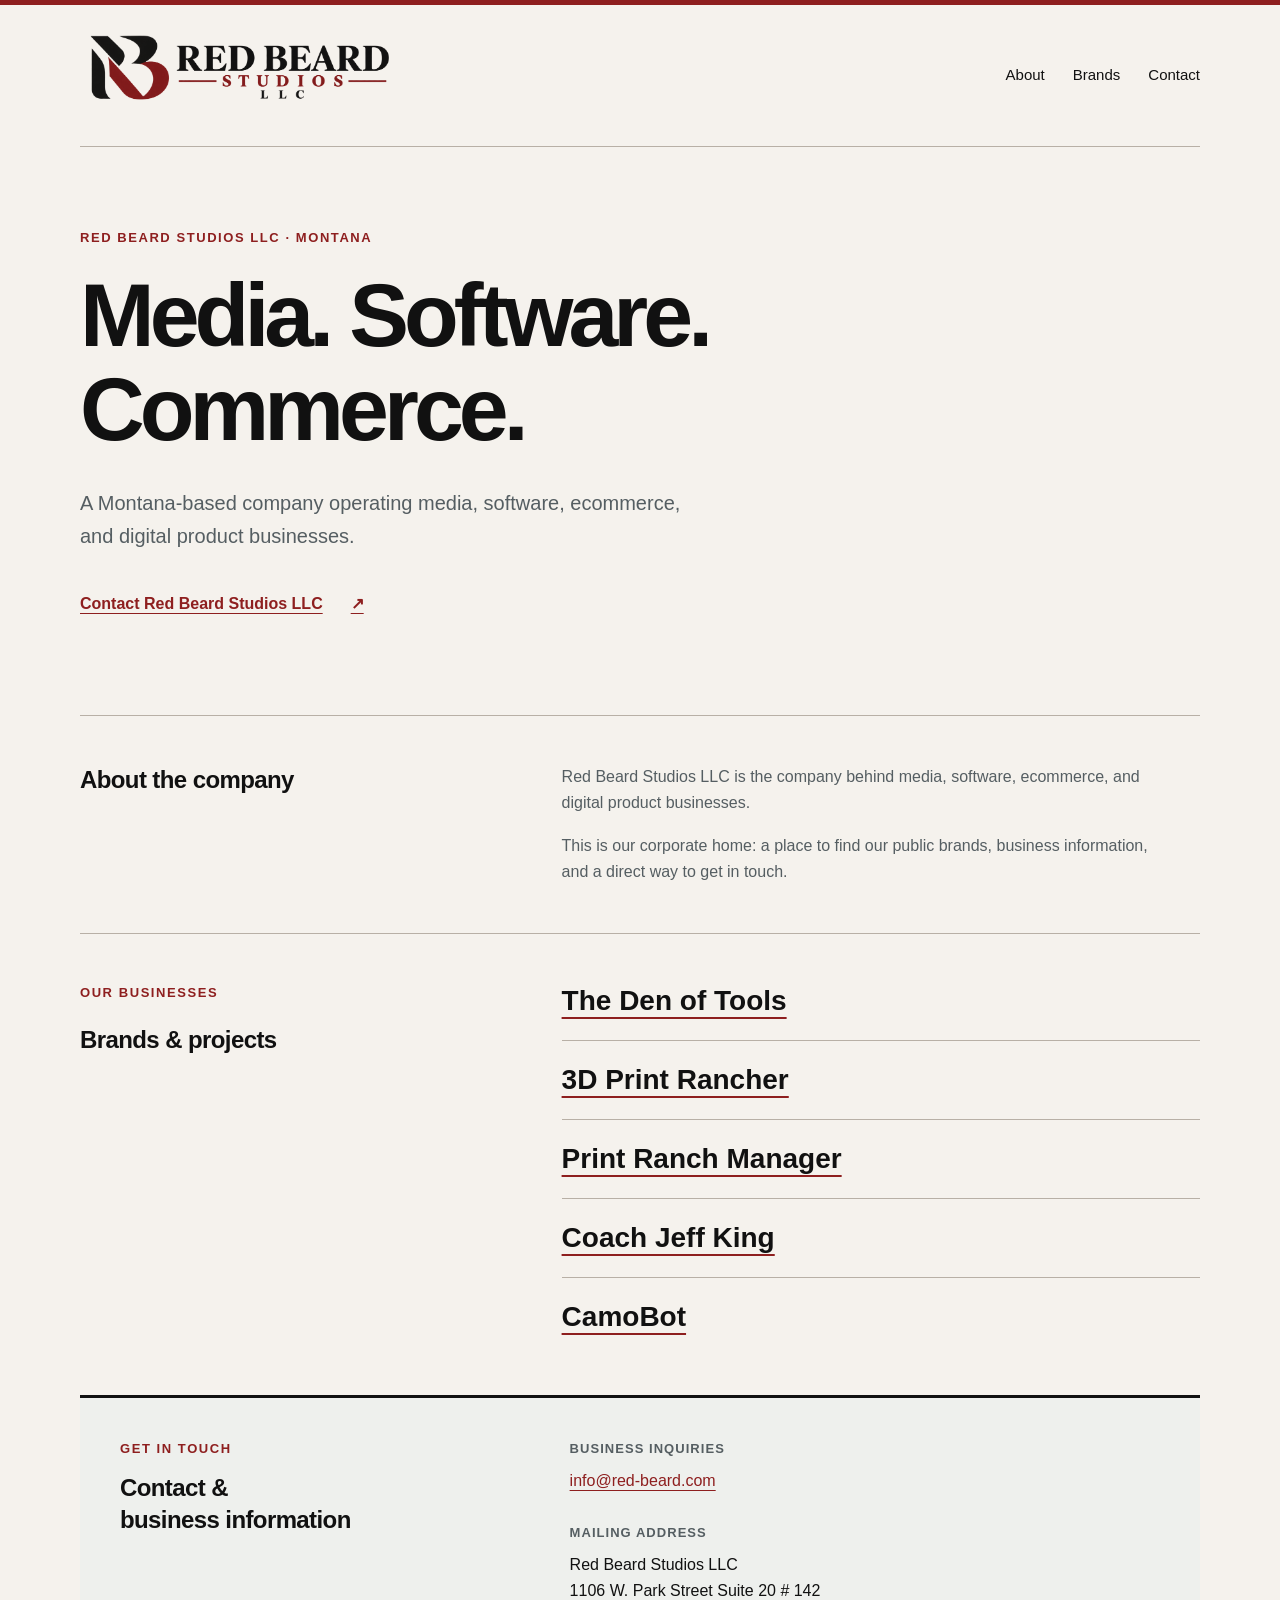
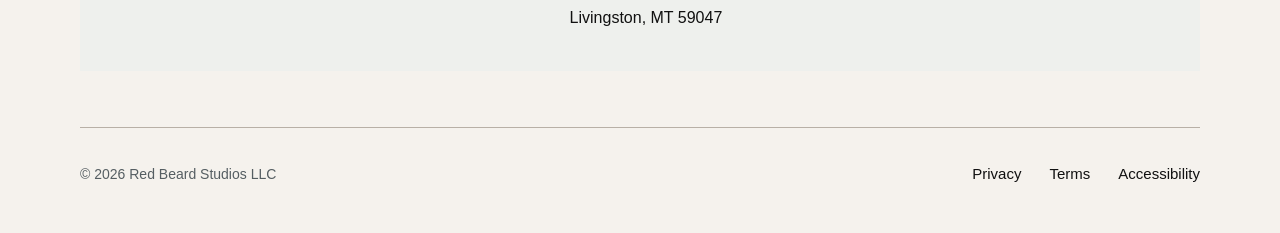
<file: index.html>
<!doctype html>
<html lang="en">
<head>
  <meta charset="utf-8">
  <meta name="viewport" content="width=device-width, initial-scale=1">
  <title>Red Beard Studios LLC | Montana media, software &amp; digital products</title>
  <meta name="description" content="Red Beard Studios LLC is a Montana-based company operating media, software, ecommerce, and digital product businesses.">
  <link rel="canonical" href="https://Red-Beard.com/">
  <meta property="og:type" content="website">
  <meta property="og:site_name" content="Red Beard Studios LLC">
  <meta property="og:title" content="Red Beard Studios LLC | Montana media, software &amp; digital products">
  <meta property="og:description" content="Red Beard Studios LLC is a Montana-based company operating media, software, ecommerce, and digital product businesses.">
  <meta property="og:url" content="https://Red-Beard.com/">
  <meta name="theme-color" content="#111111">
  <link rel="icon" href="favicon.ico" sizes="16x16 32x32 48x48">
  <link rel="icon" type="image/png" sizes="32x32" href="assets/brand/rb-32.png">
  <link rel="icon" type="image/png" sizes="192x192" href="assets/brand/rb-192.png">
  <link rel="icon" type="image/png" sizes="512x512" href="assets/brand/rb-512.png">
  <link rel="apple-touch-icon" sizes="180x180" href="assets/brand/rb-180.png">
  <link rel="stylesheet" href="css/styles.css">
</head>
<body>
  <a class="skip-link" href="#main">Skip to content</a>
  <header class="site-header wrap">
    <a class="wordmark" href="index.html" aria-label="Red Beard Studios LLC home"><img src="assets/brand/horizontal-lockup.png" width="1000" height="253" alt="Red Beard Studios LLC"></a>
    <nav aria-label="Main navigation"><a href="index.html#about">About</a><a href="index.html#brands">Brands</a><a href="index.html#contact">Contact</a></nav>
  </header>
  <main id="main" tabindex="-1" class="wrap home">
    <section class="hero" aria-labelledby="hero-title">
      <p class="eyebrow">Red Beard Studios LLC · Montana</p>
      <h1 id="hero-title">Media. Software.<br>Commerce.</h1>
      <p class="intro">A Montana-based company operating media, software, ecommerce, and digital product businesses.</p>
      <a class="contact-link" href="#contact">Contact Red Beard Studios LLC <span aria-hidden="true">↗</span></a>
    </section>
    <section class="section-grid" id="about" aria-labelledby="about-title">
      <h2 id="about-title">About the company</h2>
      <div class="section-copy"><p>Red Beard Studios LLC is the company behind media, software, ecommerce, and digital product businesses.</p><p>This is our corporate home: a place to find our public brands, business information, and a direct way to get in touch.</p></div>
    </section>
    <section class="section-grid" id="brands" aria-labelledby="brands-title">
      <div><p class="eyebrow">Our businesses</p><h2 id="brands-title">Brands &amp; projects</h2></div>
      <ul class="brands">
        <li><a href="https://www.youtube.com/@denoftools">The Den of Tools</a></li>
        <li><a href="https://www.youtube.com/@3dprintrancher">3D Print Rancher</a></li>
        <li><a href="https://www.printranchmanager.com">Print Ranch Manager</a></li>
        <li><a href="https://www.youtube.com/@CoachJeffKing">Coach Jeff King</a></li>
        <li><a href="https://camobot.com">CamoBot</a></li>
      </ul>
    </section>
    <section class="section-grid contact" id="contact" aria-labelledby="contact-title">
      <div><p class="eyebrow">Get in touch</p><h2 id="contact-title">Contact &amp;<br>business information</h2></div>
      <div class="contact-details"><div><h3>Business inquiries</h3><p><a href="mailto:info@red-beard.com">info@red-beard.com</a></p></div><div><h3>Mailing address</h3><address>Red Beard Studios LLC<br>1106 W. Park Street Suite 20 # 142<br>Livingston, MT 59047</address></div></div>
    </section>
  </main>
  <footer class="site-footer wrap"><p>© 2026 Red Beard Studios LLC</p><nav aria-label="Legal information"><a href="privacy.html">Privacy</a><a href="terms.html">Terms</a><a href="accessibility.html">Accessibility</a></nav></footer>
</body>
</html>
</file>
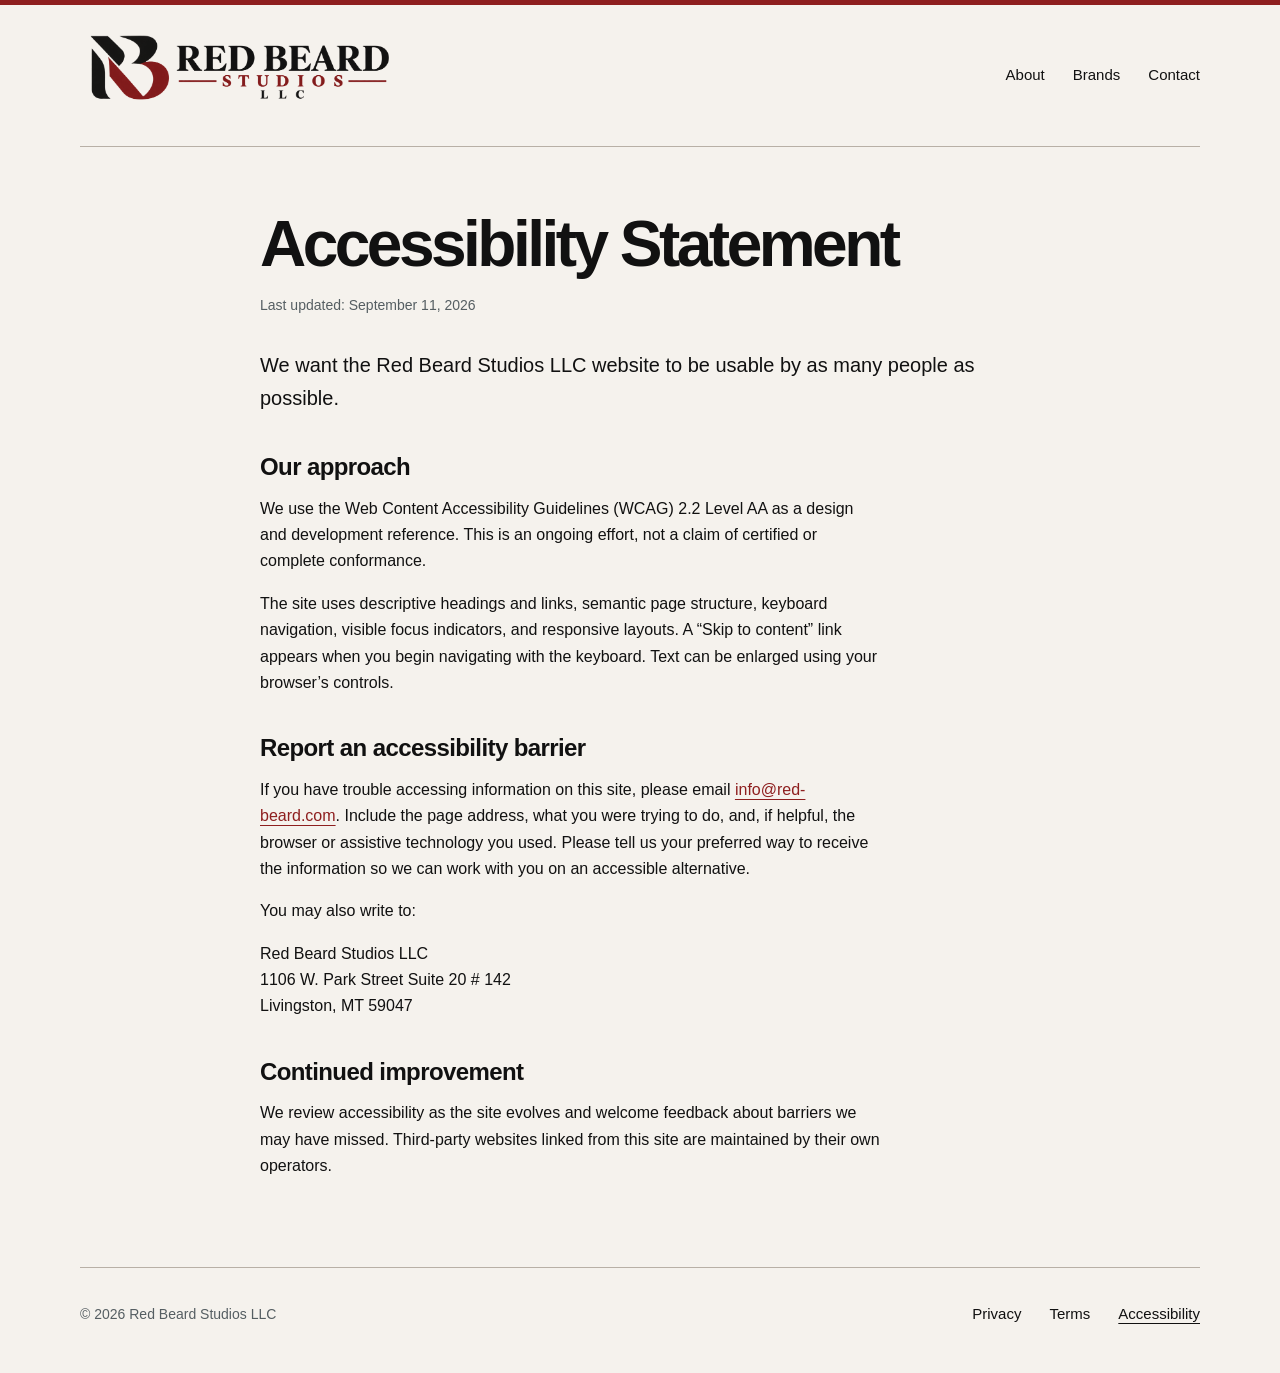
<file: accessibility.html>
<!doctype html>
<html lang="en">
<head>
  <meta charset="utf-8">
  <meta name="viewport" content="width=device-width, initial-scale=1">
  <title>Accessibility Statement | Red Beard Studios LLC</title>
  <meta name="description" content="Accessibility practices and a way to report barriers on the Red Beard Studios LLC website.">
  <link rel="canonical" href="https://Red-Beard.com/accessibility.html">
  <meta property="og:type" content="website">
  <meta property="og:site_name" content="Red Beard Studios LLC">
  <meta property="og:title" content="Accessibility Statement | Red Beard Studios LLC">
  <meta property="og:description" content="Accessibility practices and a way to report barriers on the Red Beard Studios LLC website.">
  <meta property="og:url" content="https://Red-Beard.com/accessibility.html">
  <meta name="theme-color" content="#111111">
  <link rel="icon" href="favicon.ico" sizes="16x16 32x32 48x48">
  <link rel="icon" type="image/png" sizes="32x32" href="assets/brand/rb-32.png">
  <link rel="icon" type="image/png" sizes="192x192" href="assets/brand/rb-192.png">
  <link rel="icon" type="image/png" sizes="512x512" href="assets/brand/rb-512.png">
  <link rel="apple-touch-icon" sizes="180x180" href="assets/brand/rb-180.png">
  <link rel="stylesheet" href="css/styles.css">
</head>
<body>
  <a class="skip-link" href="#main">Skip to content</a>
  <header class="site-header wrap">
    <a class="wordmark" href="index.html" aria-label="Red Beard Studios LLC home"><img src="assets/brand/horizontal-lockup.png" width="1000" height="253" alt="Red Beard Studios LLC"></a>
    <nav aria-label="Main navigation"><a href="index.html#about">About</a><a href="index.html#brands">Brands</a><a href="index.html#contact">Contact</a></nav>
  </header>
  <main id="main" tabindex="-1" class="wrap legal">
    <h1>Accessibility Statement</h1><p class="updated">Last updated: September 11, 2026</p>
    <p class="lead">We want the Red Beard Studios LLC website to be usable by as many people as possible.</p>
    <h2>Our approach</h2><p>We use the Web Content Accessibility Guidelines (WCAG) 2.2 Level AA as a design and development reference. This is an ongoing effort, not a claim of certified or complete conformance.</p><p>The site uses descriptive headings and links, semantic page structure, keyboard navigation, visible focus indicators, and responsive layouts. A “Skip to content” link appears when you begin navigating with the keyboard. Text can be enlarged using your browser’s controls.</p>
    <h2>Report an accessibility barrier</h2><p>If you have trouble accessing information on this site, please email <a href="mailto:info@red-beard.com">info@red-beard.com</a>. Include the page address, what you were trying to do, and, if helpful, the browser or assistive technology you used. Please tell us your preferred way to receive the information so we can work with you on an accessible alternative.</p><p>You may also write to:</p><address>Red Beard Studios LLC<br>1106 W. Park Street Suite 20 # 142<br>Livingston, MT 59047</address>
    <h2>Continued improvement</h2><p>We review accessibility as the site evolves and welcome feedback about barriers we may have missed. Third-party websites linked from this site are maintained by their own operators.</p>
  </main>
  <footer class="site-footer wrap"><p>© 2026 Red Beard Studios LLC</p><nav aria-label="Legal information"><a href="privacy.html">Privacy</a><a href="terms.html">Terms</a><a href="accessibility.html" aria-current="page">Accessibility</a></nav></footer>
</body>
</html>
</file>
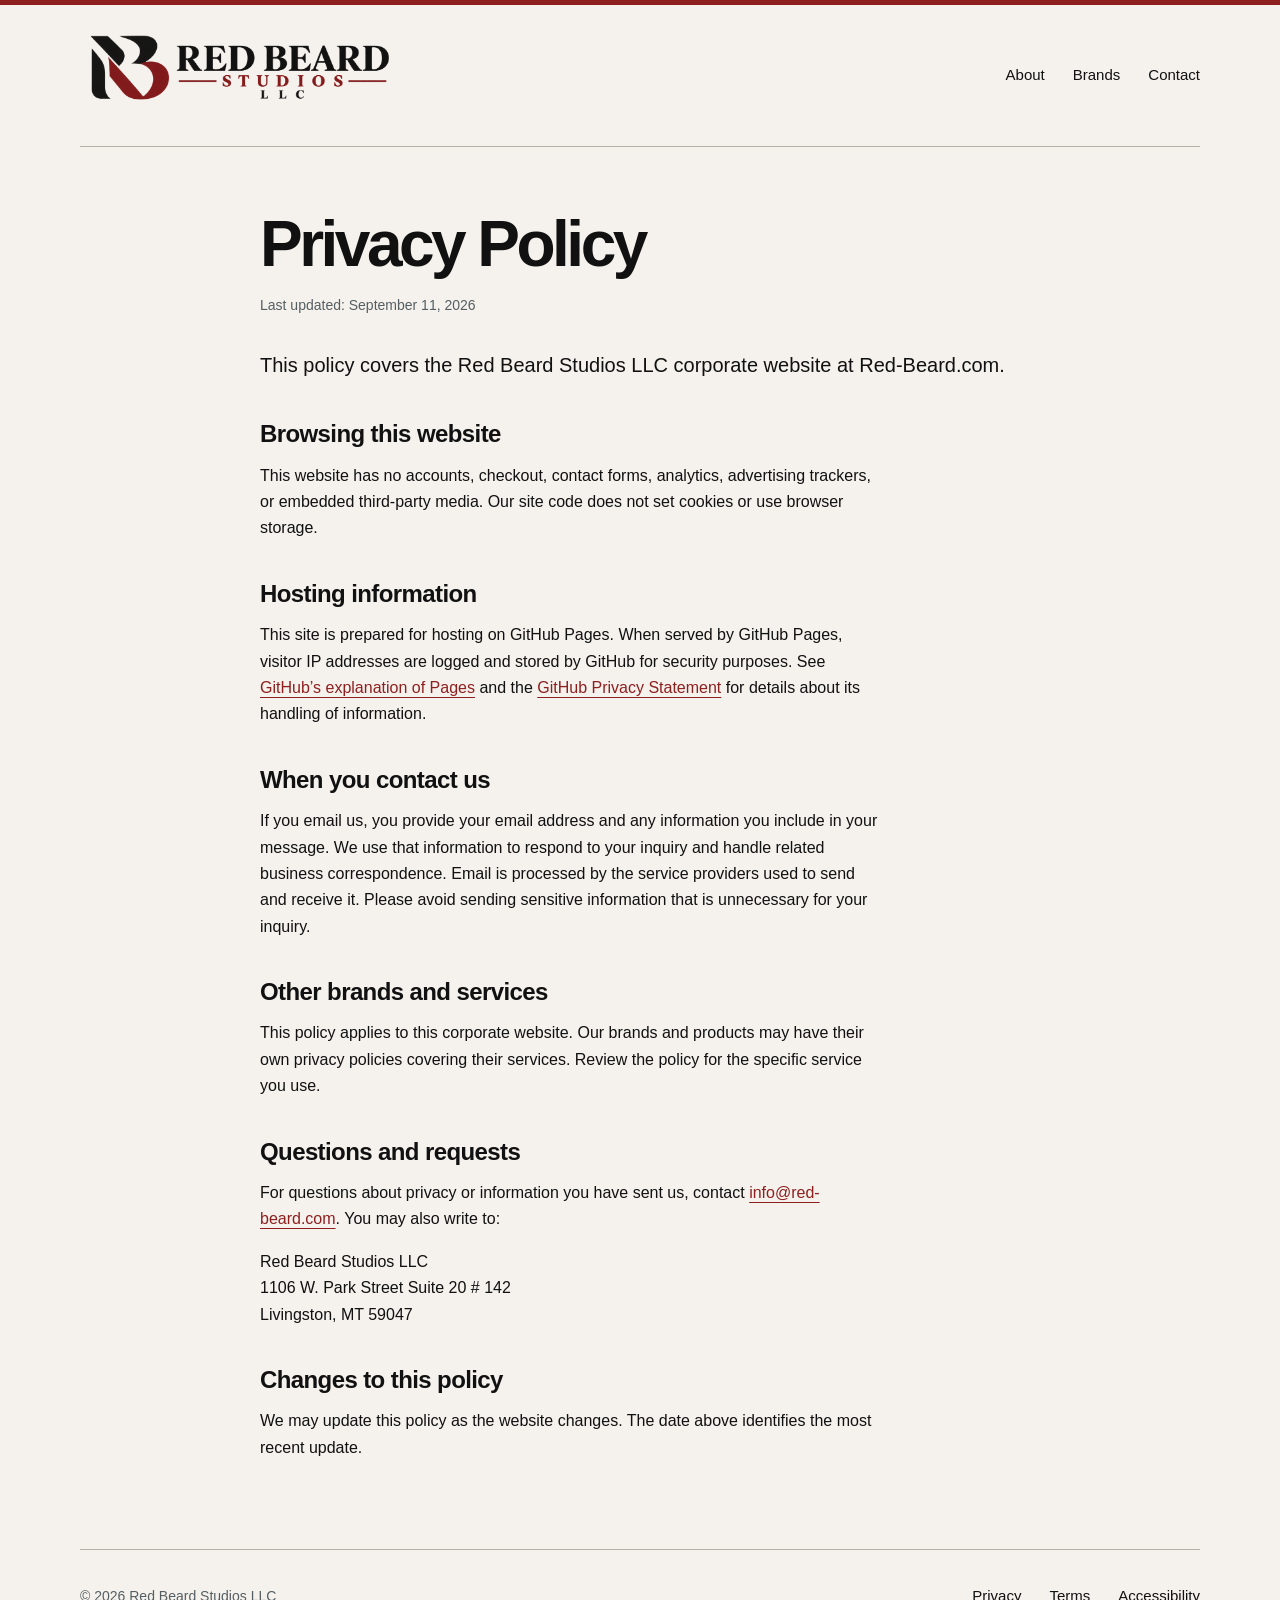
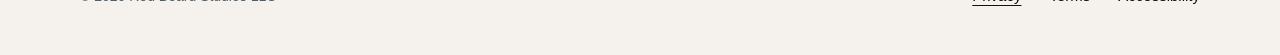
<file: privacy.html>
<!doctype html>
<html lang="en">
<head>
  <meta charset="utf-8">
  <meta name="viewport" content="width=device-width, initial-scale=1">
  <title>Privacy Policy | Red Beard Studios LLC</title>
  <meta name="description" content="How the Red Beard Studios LLC corporate website handles visitor information and contact inquiries.">
  <link rel="canonical" href="https://Red-Beard.com/privacy.html">
  <meta property="og:type" content="website">
  <meta property="og:site_name" content="Red Beard Studios LLC">
  <meta property="og:title" content="Privacy Policy | Red Beard Studios LLC">
  <meta property="og:description" content="How the Red Beard Studios LLC corporate website handles visitor information and contact inquiries.">
  <meta property="og:url" content="https://Red-Beard.com/privacy.html">
  <meta name="theme-color" content="#111111">
  <link rel="icon" href="favicon.ico" sizes="16x16 32x32 48x48">
  <link rel="icon" type="image/png" sizes="32x32" href="assets/brand/rb-32.png">
  <link rel="icon" type="image/png" sizes="192x192" href="assets/brand/rb-192.png">
  <link rel="icon" type="image/png" sizes="512x512" href="assets/brand/rb-512.png">
  <link rel="apple-touch-icon" sizes="180x180" href="assets/brand/rb-180.png">
  <link rel="stylesheet" href="css/styles.css">
</head>
<body>
  <a class="skip-link" href="#main">Skip to content</a>
  <header class="site-header wrap">
    <a class="wordmark" href="index.html" aria-label="Red Beard Studios LLC home"><img src="assets/brand/horizontal-lockup.png" width="1000" height="253" alt="Red Beard Studios LLC"></a>
    <nav aria-label="Main navigation"><a href="index.html#about">About</a><a href="index.html#brands">Brands</a><a href="index.html#contact">Contact</a></nav>
  </header>
  <main id="main" tabindex="-1" class="wrap legal">
    <h1>Privacy Policy</h1><p class="updated">Last updated: September 11, 2026</p>
    <p class="lead">This policy covers the Red Beard Studios LLC corporate website at Red-Beard.com.</p>
    <h2>Browsing this website</h2><p>This website has no accounts, checkout, contact forms, analytics, advertising trackers, or embedded third-party media. Our site code does not set cookies or use browser storage.</p>
    <h2>Hosting information</h2><p>This site is prepared for hosting on GitHub Pages. When served by GitHub Pages, visitor IP addresses are logged and stored by GitHub for security purposes. See <a href="https://docs.github.com/en/pages/getting-started-with-github-pages/what-is-github-pages">GitHub’s explanation of Pages</a> and the <a href="https://docs.github.com/en/site-policy/privacy-policies/github-general-privacy-statement">GitHub Privacy Statement</a> for details about its handling of information.</p>
    <h2>When you contact us</h2><p>If you email us, you provide your email address and any information you include in your message. We use that information to respond to your inquiry and handle related business correspondence. Email is processed by the service providers used to send and receive it. Please avoid sending sensitive information that is unnecessary for your inquiry.</p>
    <h2>Other brands and services</h2><p>This policy applies to this corporate website. Our brands and products may have their own privacy policies covering their services. Review the policy for the specific service you use.</p>
    <h2>Questions and requests</h2><p>For questions about privacy or information you have sent us, contact <a href="mailto:info@red-beard.com">info@red-beard.com</a>. You may also write to:</p><address>Red Beard Studios LLC<br>1106 W. Park Street Suite 20 # 142<br>Livingston, MT 59047</address>
    <h2>Changes to this policy</h2><p>We may update this policy as the website changes. The date above identifies the most recent update.</p>
  </main>
  <footer class="site-footer wrap"><p>© 2026 Red Beard Studios LLC</p><nav aria-label="Legal information"><a href="privacy.html" aria-current="page">Privacy</a><a href="terms.html">Terms</a><a href="accessibility.html">Accessibility</a></nav></footer>
</body>
</html>
</file>
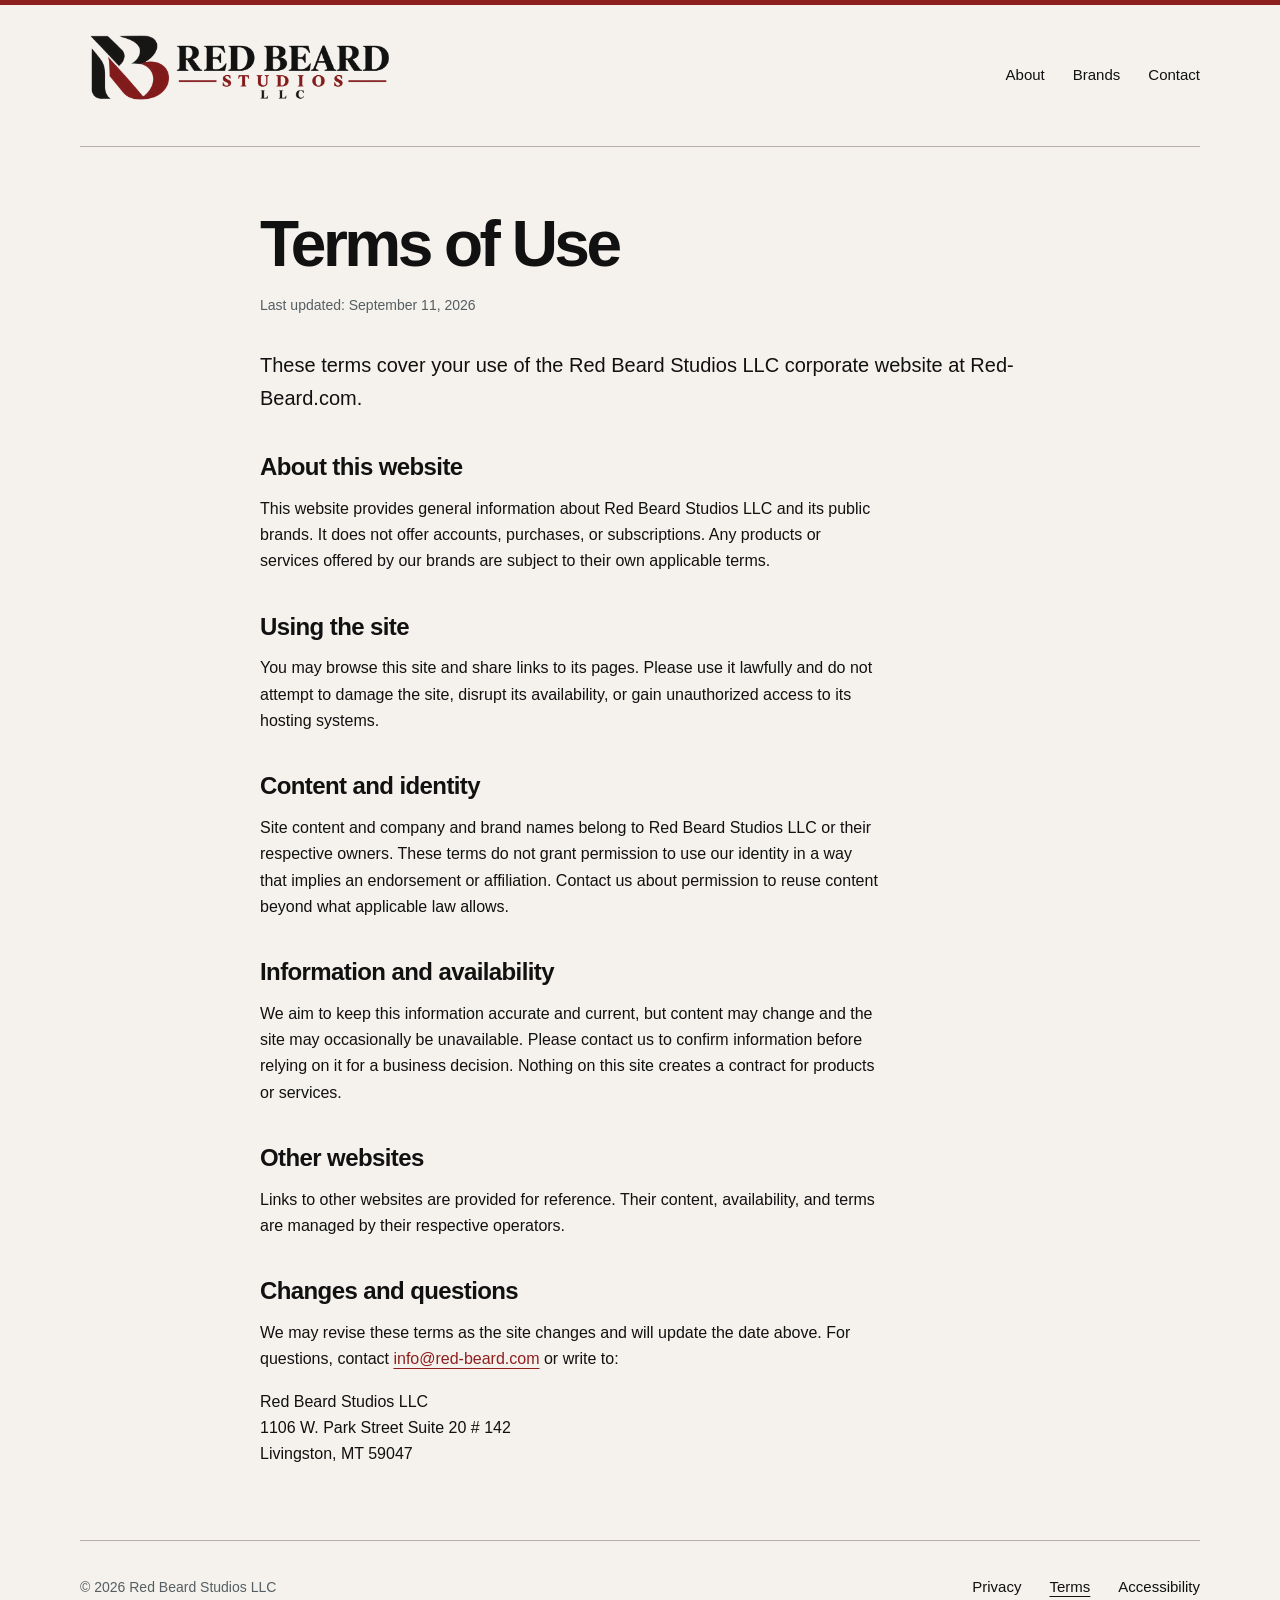
<file: terms.html>
<!doctype html>
<html lang="en">
<head>
  <meta charset="utf-8">
  <meta name="viewport" content="width=device-width, initial-scale=1">
  <title>Terms of Use | Red Beard Studios LLC</title>
  <meta name="description" content="Terms for using the Red Beard Studios LLC corporate information website.">
  <link rel="canonical" href="https://Red-Beard.com/terms.html">
  <meta property="og:type" content="website">
  <meta property="og:site_name" content="Red Beard Studios LLC">
  <meta property="og:title" content="Terms of Use | Red Beard Studios LLC">
  <meta property="og:description" content="Terms for using the Red Beard Studios LLC corporate information website.">
  <meta property="og:url" content="https://Red-Beard.com/terms.html">
  <meta name="theme-color" content="#111111">
  <link rel="icon" href="favicon.ico" sizes="16x16 32x32 48x48">
  <link rel="icon" type="image/png" sizes="32x32" href="assets/brand/rb-32.png">
  <link rel="icon" type="image/png" sizes="192x192" href="assets/brand/rb-192.png">
  <link rel="icon" type="image/png" sizes="512x512" href="assets/brand/rb-512.png">
  <link rel="apple-touch-icon" sizes="180x180" href="assets/brand/rb-180.png">
  <link rel="stylesheet" href="css/styles.css">
</head>
<body>
  <a class="skip-link" href="#main">Skip to content</a>
  <header class="site-header wrap">
    <a class="wordmark" href="index.html" aria-label="Red Beard Studios LLC home"><img src="assets/brand/horizontal-lockup.png" width="1000" height="253" alt="Red Beard Studios LLC"></a>
    <nav aria-label="Main navigation"><a href="index.html#about">About</a><a href="index.html#brands">Brands</a><a href="index.html#contact">Contact</a></nav>
  </header>
  <main id="main" tabindex="-1" class="wrap legal">
    <h1>Terms of Use</h1><p class="updated">Last updated: September 11, 2026</p>
    <p class="lead">These terms cover your use of the Red Beard Studios LLC corporate website at Red-Beard.com.</p>
    <h2>About this website</h2><p>This website provides general information about Red Beard Studios LLC and its public brands. It does not offer accounts, purchases, or subscriptions. Any products or services offered by our brands are subject to their own applicable terms.</p>
    <h2>Using the site</h2><p>You may browse this site and share links to its pages. Please use it lawfully and do not attempt to damage the site, disrupt its availability, or gain unauthorized access to its hosting systems.</p>
    <h2>Content and identity</h2><p>Site content and company and brand names belong to Red Beard Studios LLC or their respective owners. These terms do not grant permission to use our identity in a way that implies an endorsement or affiliation. Contact us about permission to reuse content beyond what applicable law allows.</p>
    <h2>Information and availability</h2><p>We aim to keep this information accurate and current, but content may change and the site may occasionally be unavailable. Please contact us to confirm information before relying on it for a business decision. Nothing on this site creates a contract for products or services.</p>
    <h2>Other websites</h2><p>Links to other websites are provided for reference. Their content, availability, and terms are managed by their respective operators.</p>
    <h2>Changes and questions</h2><p>We may revise these terms as the site changes and will update the date above. For questions, contact <a href="mailto:info@red-beard.com">info@red-beard.com</a> or write to:</p><address>Red Beard Studios LLC<br>1106 W. Park Street Suite 20 # 142<br>Livingston, MT 59047</address>
  </main>
  <footer class="site-footer wrap"><p>© 2026 Red Beard Studios LLC</p><nav aria-label="Legal information"><a href="privacy.html">Privacy</a><a href="terms.html" aria-current="page">Terms</a><a href="accessibility.html">Accessibility</a></nav></footer>
</body>
</html>
</file>
<file: css/styles.css>
:root {
  color-scheme: light;
  --paper: #F5F2ED;
  --ink: #111111;
  --muted: #555e62;
  --red: #8E1F1F;
  --line: #B8B0A6;
  --soft: #eef0ed;
  font-family: -apple-system, BlinkMacSystemFont, "Segoe UI", sans-serif;
  font-size: 100%;
  line-height: 1.65;
  color: var(--ink);
  background: var(--paper);
}
* { box-sizing: border-box; }
body { margin: 0; border-top: 5px solid var(--red); }
a { color: var(--red); text-underline-offset: .24em; text-decoration-thickness: 1px; }
a:hover { text-decoration-thickness: 2px; }
a:focus-visible, main:focus-visible { outline: 3px solid var(--red); outline-offset: 5px; }
a { overflow-wrap: anywhere; }
.wrap { width: min(1120px, calc(100% - 96px)); margin-inline: auto; }
.site-header { display: flex; justify-content: space-between; align-items: center; gap: 24px; padding-block: 30px; border-bottom: 1px solid var(--line); }
.wordmark { display: block; width: 320px; max-width: 100%; flex-shrink: 0; color: var(--ink); text-decoration: none; font-size: 1rem; font-weight: 600; }
.wordmark img { display: block; width: 100%; height: auto; }
nav { display: flex; flex-wrap: wrap; gap: 8px 28px; }
nav a { color: var(--ink); font-size: .9375rem; padding-block: 10px; text-decoration: none; }
nav a:hover, nav a[aria-current] { text-decoration: underline; }
.skip-link { position: absolute; top: 12px; left: 12px; padding: 12px 20px; background: var(--ink); color: white; transform: translateY(-200%); z-index: 2; }
.skip-link:focus { transform: translateY(0); }
.hero { padding-block: 80px 88px; }
.eyebrow { font-size: .8125rem; font-weight: 650; letter-spacing: .12em; text-transform: uppercase; color: var(--red); margin: 0 0 20px; }
h1, h2, h3, p { margin-top: 0; }
h1 { font-size: clamp(3rem, 7vw, 6rem); line-height: 1.05; letter-spacing: -.055em; font-weight: 650; margin-bottom: 30px; }
.intro { font-size: 1.25rem; line-height: 1.65; max-width: 620px; color: var(--muted); margin-bottom: 28px; }
.contact-link { display: inline-flex; gap: 28px; align-items: center; font-weight: 650; padding-block: 10px; }
.section-grid { display: grid; grid-template-columns: 1fr 1.5fr; gap: 56px; padding-block: 48px; border-top: 1px solid var(--line); scroll-margin-top: 24px; }
h2 { font-size: 1.5rem; line-height: 1.35; font-weight: 600; letter-spacing: -.025em; margin-bottom: 20px; }
.section-copy p { max-width: 600px; color: var(--muted); }
.section-copy p:last-child { margin-bottom: 0; }
.brands { list-style: none; padding: 0; margin: 0; }
.brands li { font-size: clamp(1.25rem, 2.6vw, 1.75rem); line-height: 1.35; font-weight: 550; padding-block: 20px; border-bottom: 1px solid var(--line); }
.brands a { display: block; color: var(--ink); text-decoration: underline; text-decoration-color: var(--red); }
.brands a:hover { color: var(--red); }
.brands li:first-child { padding-top: 0; }
.brands li:last-child { border-bottom: 0; padding-bottom: 0; }
.contact { background: var(--soft); padding: 40px; margin-block: 12px 56px; border-top: 3px solid var(--ink); }
.contact .eyebrow { margin-bottom: 12px; }
.contact-details { display: grid; gap: 28px; }
h3 { font-size: .8125rem; text-transform: uppercase; letter-spacing: .08em; margin-bottom: 8px; color: var(--muted); }
.contact-details p { margin-bottom: 0; }
address { font-style: normal; }
.site-footer { border-top: 1px solid var(--line); padding-block: 24px 36px; display: flex; justify-content: space-between; align-items: center; gap: 12px 32px; color: var(--muted); }
.site-footer p { margin: 0; font-size: .875rem; }
.legal { max-width: 760px; padding-block: 64px 72px; }
.legal h1 { font-size: clamp(2.5rem, 6vw, 4rem); overflow-wrap: anywhere; margin-bottom: 16px; }
.updated { color: var(--muted); font-size: .875rem; margin-bottom: 32px; }
.lead { font-size: 1.25rem; }
.legal h2 { margin-top: 36px; margin-bottom: 12px; }
.legal p, .legal address { max-width: 70ch; }
@media (max-width: 680px) {
  .wrap { width: calc(100% - 40px); }
  .site-header { flex-direction: column; align-items: flex-start; gap: 8px; padding-block: 20px 16px; }
  nav { gap: 4px 24px; }
  .hero { padding-block: 48px 52px; }
  .intro { font-size: 1.125rem; }
  .section-grid { grid-template-columns: 1fr; gap: 12px; padding-block: 32px; }
  .section-grid .eyebrow { margin-bottom: 12px; }
  .contact { padding: 28px 20px; margin-bottom: 36px; }
  .site-footer { flex-direction: column; align-items: flex-start; }
  .legal { padding-block: 40px 52px; }
}
@media (prefers-reduced-motion: reduce) {
  *, *::before, *::after { scroll-behavior: auto !important; }
}
@media print {
  body { border: 0; background: white; color: black; }
  .wrap { width: 100%; }
  .skip-link, .site-header nav, .site-footer nav, .contact-link { display: none; }
  .hero, .legal { padding-block: 24px; }
  .section-grid { break-inside: avoid; }
}
</file>
